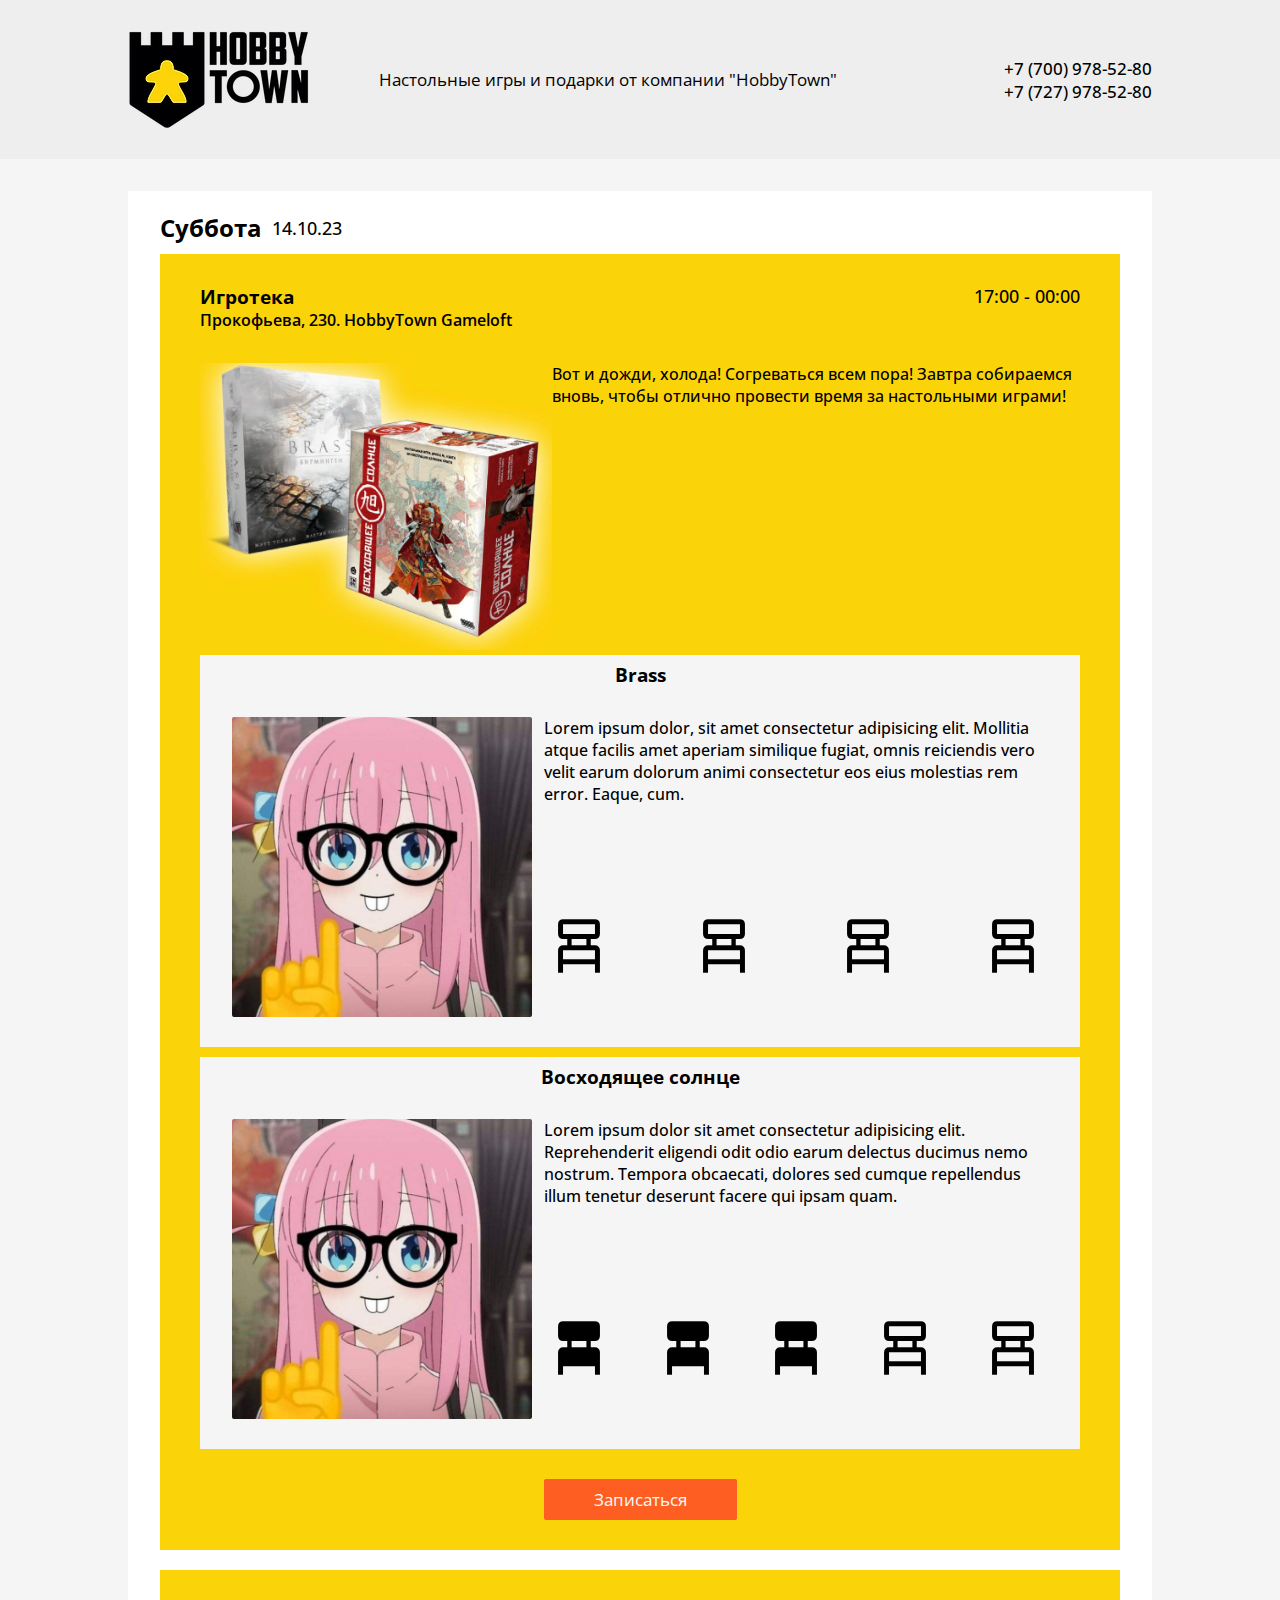
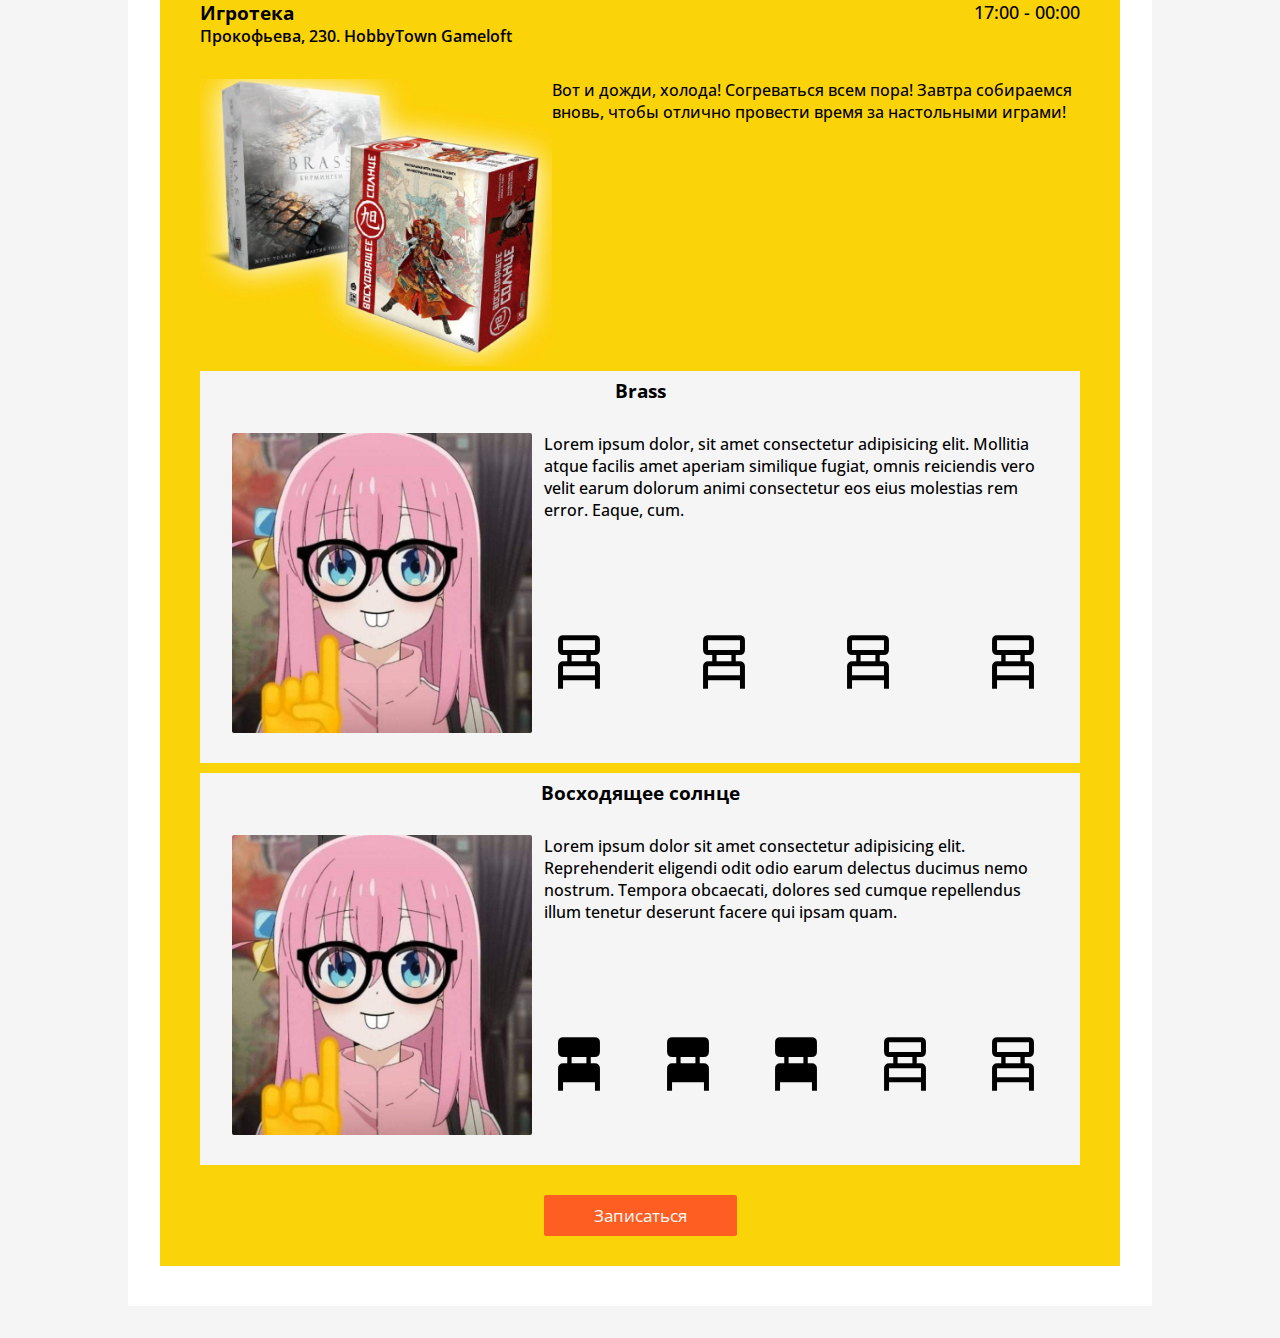
<file: HobbyTownDrafts/index.html>
<!DOCTYPE html>
<html lang="en">

<head>
    <meta charset="UTF-8">
    <meta name="viewport" content="width=device-width, initial-scale=1.0">
    <title>Игротеки</title>
    <link rel="stylesheet" href="style.css">
    <link rel="icon" href="images/icon.png">
    <link
        href="https://fonts.googleapis.com/css2?family=Material+Symbols+Outlined:opsz,wght,FILL,GRAD@20..48,100..700,0..1,-50..200"
        rel="stylesheet" />
</head>

<header>
    <div class="header_left">
        <img src="images/HobbyTownLogo.png" alt="Логотип Хобби Таун">
        <p>Настольные игры и подарки от компании "HobbyTown"</p>
    </div>
    <div class="header_right">
        <p>+7 (700) 978-52-80</p>
        <p>+7 (727) 978-52-80</p>
    </div>
</header>
<body>
    <main>
        <div class="cards">
            <div class="card">
                <div class="card-day">
                    <h2>Суббота</h2>
                    <span>14.10.23</span>
                </div>
                <div class="card-info">
                    <div class="cardtop">
                        <h3>Игротека</h3>
                        <span>17:00 - 00:00</span>
                        <p>Прокофьева, 230. HobbyTown Gameloft</p>
                    </div>
                    <div class="card-body">
                        <div class="left-card">
                            <img src="images/game-card-img.png">
                        </div>
                        <div class="right-card">
                            <p>Вот и дожди, холода! Согреваться всем пора! Завтра собираемся вновь, чтобы отлично
                                провести
                                время за настольными играми!</p>
                        </div>
                    </div>
                    <div class="games">
                        <div class="game-info">
                            <h3>Brass</h3>
                            <div class="game-body">
                                <img src="images/bocchi-the-rock.jpg" alt="game image" id="game-image">
                                <div class="description">
                                    <p>Lorem ipsum dolor, sit amet consectetur adipisicing elit. Mollitia atque facilis
                                        amet aperiam similique fugiat, omnis reiciendis vero velit earum dolorum animi
                                        consectetur eos eius molestias rem error. Eaque, cum.</p>
                                    <div class="seats">
                                        <span class="material-symbols-outlined">
                                            chair_alt
                                        </span>
                                        <span class="material-symbols-outlined">
                                            chair_alt
                                        </span>
                                        <span class="material-symbols-outlined">
                                            chair_alt
                                        </span>
                                        <span class="material-symbols-outlined">
                                            chair_alt
                                        </span>
                                    </div>
                                </div>
                            </div>
                        </div>
                        <div class="game-info">
                            <h3>Восходящее солнце</h3>
                            <div class="game-body">
                                <img src="images/bocchi-the-rock.jpg" alt="game image" id="game-image">
                                <div class="description">
                                    <p>Lorem ipsum dolor sit amet consectetur adipisicing elit. Reprehenderit eligendi
                                        odit odio earum delectus ducimus nemo nostrum. Tempora obcaecati, dolores sed
                                        cumque repellendus illum tenetur deserunt facere qui ipsam quam.</p>
                                    <div class="seats">
                                        <span class="material-symbols-outlined"
                                            style="font-variation-settings: 'FILL' 1;" title="Занято">
                                            chair_alt
                                        </span>
                                        <span class="material-symbols-outlined"
                                            style="font-variation-settings: 'FILL' 1;" title="Занято">
                                            chair_alt
                                        </span>
                                        <span class="material-symbols-outlined"
                                            style="font-variation-settings: 'FILL' 1;" title="Занято">
                                            chair_alt
                                        </span>
                                        <span class="material-symbols-outlined">
                                            chair_alt
                                        </span>
                                        <span class="material-symbols-outlined">
                                            chair_alt
                                        </span>
                                    </div>
                                </div>
                            </div>
                        </div>
                    </div>
                    <a href="reg-for-game.html" class="reg-for-game">Записаться</a>
                </div>
                <div class="card-info">
                    <div class="cardtop">
                        <h3>Игротека</h3>
                        <span>17:00 - 00:00</span>
                        <p>Прокофьева, 230. HobbyTown Gameloft</p>
                    </div>
                    <div class="card-body">
                        <div class="left-card">
                            <img src="images/game-card-img.png">
                        </div>
                        <div class="right-card">
                            <p>Вот и дожди, холода! Согреваться всем пора! Завтра собираемся вновь, чтобы отлично
                                провести
                                время за настольными играми!</p>
                        </div>
                    </div>
                    <div class="games">
                        <div class="game-info">
                            <h3>Brass</h3>
                            <div class="game-body">
                                <img src="images/bocchi-the-rock.jpg" alt="game image" id="game-image">
                                <div class="description">
                                    <p>Lorem ipsum dolor, sit amet consectetur adipisicing elit. Mollitia atque facilis
                                        amet aperiam similique fugiat, omnis reiciendis vero velit earum dolorum animi
                                        consectetur eos eius molestias rem error. Eaque, cum.</p>
                                    <div class="seats">
                                        <span class="material-symbols-outlined">
                                            chair_alt
                                        </span>
                                        <span class="material-symbols-outlined">
                                            chair_alt
                                        </span>
                                        <span class="material-symbols-outlined">
                                            chair_alt
                                        </span>
                                        <span class="material-symbols-outlined">
                                            chair_alt
                                        </span>
                                    </div>
                                </div>
                            </div>
                        </div>
                        <div class="game-info">
                            <h3>Восходящее солнце</h3>
                            <div class="game-body">
                                <img src="images/bocchi-the-rock.jpg" alt="game image" id="game-image">
                                <div class="description">
                                    <p>Lorem ipsum dolor sit amet consectetur adipisicing elit. Reprehenderit eligendi
                                        odit odio earum delectus ducimus nemo nostrum. Tempora obcaecati, dolores sed
                                        cumque repellendus illum tenetur deserunt facere qui ipsam quam.</p>
                                    <div class="seats">
                                        <span class="material-symbols-outlined"
                                            style="font-variation-settings: 'FILL' 1;" title="Занято">
                                            chair_alt
                                        </span>
                                        <span class="material-symbols-outlined"
                                            style="font-variation-settings: 'FILL' 1;" title="Занято">
                                            chair_alt
                                        </span>
                                        <span class="material-symbols-outlined"
                                            style="font-variation-settings: 'FILL' 1;" title="Занято">
                                            chair_alt
                                        </span>
                                        <span class="material-symbols-outlined">
                                            chair_alt
                                        </span>
                                        <span class="material-symbols-outlined">
                                            chair_alt
                                        </span>
                                    </div>
                                </div>
                            </div>
                        </div>
                    </div>
                    <a href="reg-for-game.html" class="reg-for-game">Записаться</a>
                </div>
            </div>
        </div>
    </main>
</body>

</html>
</file>
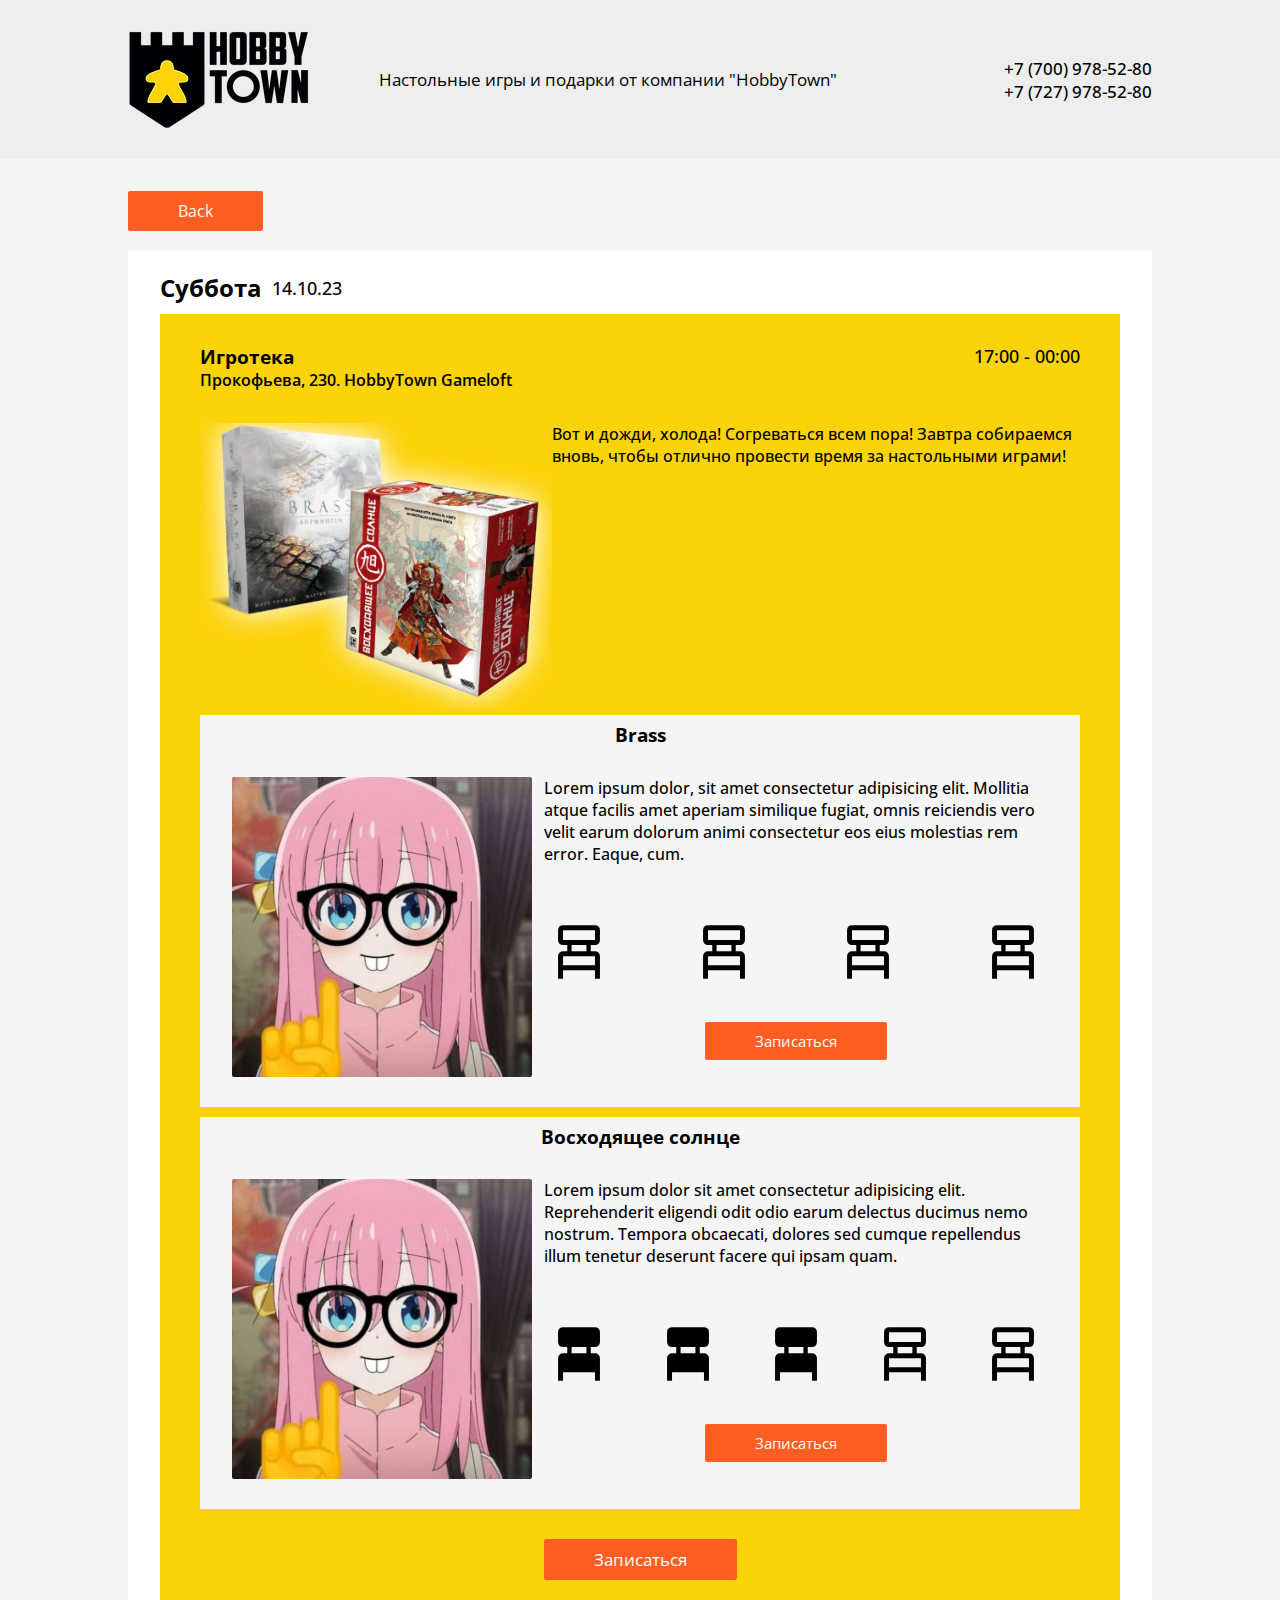
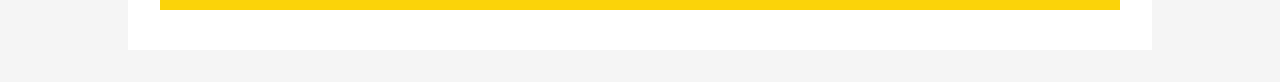
<file: HobbyTownDrafts/reg-for-game.html>
<!DOCTYPE html>
<html lang="en">

<head>
    <meta charset="UTF-8">
    <meta name="viewport" content="width=device-width, initial-scale=1.0">
    <title>Игротеки</title>
    <link rel="stylesheet" href="style.css">
    <link rel="icon" href="images/icon.png">
    <link
        href="https://fonts.googleapis.com/css2?family=Material+Symbols+Outlined:opsz,wght,FILL,GRAD@20..48,100..700,0..1,-50..200"
        rel="stylesheet" />
</head>

<header>
    <div class="header_left">
        <img src="images/HobbyTownLogo.png" alt="Логотип Хобби Таун">
        <p>Настольные игры и подарки от компании "HobbyTown"</p>
    </div>
    <div class="header_right">
        <p>+7 (700) 978-52-80</p>
        <p>+7 (727) 978-52-80</p>
    </div>
</header>
<body>
    <main>
        <a href="index.html" class="back-btn">Back</a>
        <div class="cards">
            <div class="card">
                <div class="card-day">
                    <h2>Суббота</h2>
                    <span>14.10.23</span>
                </div>
                <div class="card-info">
                    <div class="cardtop">
                        <h3>Игротека</h3>
                        <span>17:00 - 00:00</span>
                        <p>Прокофьева, 230. HobbyTown Gameloft</p>
                    </div>
                    <div class="card-body">
                        <div class="left-card">
                            <img src="images/game-card-img.png">
                        </div>
                        <div class="right-card">
                            <p>Вот и дожди, холода! Согреваться всем пора! Завтра собираемся вновь, чтобы отлично
                                провести
                                время за настольными играми!</p>
                        </div>
                    </div>
                    <div class="games">
                        <div class="game-info">
                            <h3>Brass</h3>
                            <div class="game-body">
                                <img src="images/bocchi-the-rock.jpg" alt="game image" id="game-image">
                                <div class="description">
                                    <p>Lorem ipsum dolor, sit amet consectetur adipisicing elit. Mollitia atque facilis
                                        amet aperiam similique fugiat, omnis reiciendis vero velit earum dolorum animi
                                        consectetur eos eius molestias rem error. Eaque, cum.</p>
                                    <div class="seats">
                                        <span class="material-symbols-outlined">
                                            chair_alt
                                        </span>
                                        <span class="material-symbols-outlined">
                                            chair_alt
                                        </span>
                                        <span class="material-symbols-outlined">
                                            chair_alt
                                        </span>
                                        <span class="material-symbols-outlined">
                                            chair_alt
                                        </span>
                                    </div>
                                    <button class="game-reg-btn">Записаться</button>
                                </div>
                            </div>
                        </div>
                        <div class="game-info">
                            <h3>Восходящее солнце</h3>
                            <div class="game-body">
                                <img src="images/bocchi-the-rock.jpg" alt="game image" id="game-image">
                                <div class="description">
                                    <p>Lorem ipsum dolor sit amet consectetur adipisicing elit. Reprehenderit eligendi
                                        odit odio earum delectus ducimus nemo nostrum. Tempora obcaecati, dolores sed
                                        cumque repellendus illum tenetur deserunt facere qui ipsam quam.</p>
                                    <div class="seats">
                                        <span class="material-symbols-outlined"
                                            style="font-variation-settings: 'FILL' 1;" title="Занято">
                                            chair_alt
                                        </span>
                                        <span class="material-symbols-outlined"
                                            style="font-variation-settings: 'FILL' 1;" title="Занято">
                                            chair_alt
                                        </span>
                                        <span class="material-symbols-outlined"
                                            style="font-variation-settings: 'FILL' 1;" title="Занято">
                                            chair_alt
                                        </span>
                                        <span class="material-symbols-outlined">
                                            chair_alt
                                        </span>
                                        <span class="material-symbols-outlined">
                                            chair_alt
                                        </span>
                                    </div>
                                    <button class="game-reg-btn">Записаться</button>
                                </div>
                            </div>
                        </div>
                    </div>
                    <a href="" class="reg-for-game">Записаться</a>
                </div>
            </div>
        </div>
    </main>
</body>

</html>
</file>
<file: HobbyTownDrafts/style.css>
@import url('https://fonts.googleapis.com/css2?family=Kanit:wght@100;200;300;400&family=Open+Sans:wght@300;400;500;600;700&display=swap');

* {
    margin: 0;
    padding: 0;
    font-family: 'Open Sans', sans-serif;
}

p {
    font-weight: 500;
}

body {
    background-color: whitesmoke;
}

header {
    background-color: rgb(238, 238, 238);
    padding: 30px 10%;
    display: grid;
    grid-template-columns: auto auto;
    justify-content: space-between;
}

.header_left {
    display: flex;
    align-items: center;
}

.header_left p {
    font-weight: 400;
    margin: 0 4em;
    font-size: 17px;
}

.header_right {
    font-size: 17px;
    font-weight: 300;
    display: flex;
    align-items: center;
    justify-content: center;
    flex-direction: column;
}

main {
    padding: 2em 10%;
}

.cards {
    background-color: white;
    padding: 20px 2em;
}
.card h2 {
    margin-right: 10px;
}

.card span {
    font-size: 18px;
    font-weight: 500;
}

.card-day {
    display: flex;
    align-items: center;
    margin-bottom: 10px;
}

.card-info {
    background-color: #FBD309;
    padding: 30px 40px;
    margin-bottom: 20px;
}

.card-info .cardtop {
    display: grid;
    grid-template-columns: auto auto;
    justify-content: space-between;
    margin-bottom: 2em;
}

.card-info .cardtop p {
    font-weight: 600;
}

.card-info .card-body img {
    max-width: 100%;
    height: auto;
}

.card-info .card-body {
    display: grid;
    grid-template-columns: 40% 60%;
    justify-content: space-between;
}

.card-info .card-body p {
    margin-bottom: 20px;
}

.game-info {
    background-color: whitesmoke;
    margin-bottom: 10px;
    padding: 7px 20px 30px;
}

.game-info span {
    font-size: 70px;
    cursor: pointer;
}

.game-info span:hover {
    font-variation-settings: 'FILL' 1;
}

.game-info h3 {
    text-align: center;
    margin-bottom: 30px;
}

.game-info .game-body {
    display: grid;
    grid-template-columns: auto 60%;
    justify-content: space-evenly;
    /* gap: 10px; */
}

.game-body .description {
    display: grid;
}

.game-info .game-body .description .seats {
    display: grid;
    grid-auto-flow: column;
    align-items: center;
    justify-content: space-between;
}
/* .game-info > :not(:first-child) {
    display: grid;
    grid-auto-flow: column;
    justify-content: space-evenly;
} */

#game-image {
    width: 300px;
    /* margin: 0 20px; */
    border-radius: 2px;
}

a, button {
    display: block;
    padding: 9px 50px;
    background-color: #FF5E22;
    color: rgb(250, 250, 250);
    border: none;
    border-radius: 2px;
    align-self: center;
    cursor: pointer;
    width: max-content;
    text-decoration: none;
}
.reg-for-game {
    font-size: 17px;
    margin: 30px auto 0;
}
.back-btn {
    margin-bottom: 20px;
}
.game-reg-btn {
    margin: 0 auto;
    font-size: 15px;
}

/* .right-card {
    display: flex;
    align-items: center;
    justify-content: center;
} */

.modal {
    display: none;
    position: fixed;
    z-index: 1;
    left: 0;
    top: 0;
    width: 100%;
    height: 100%;
    background-color: rgb(0,0,0,0.4);
}

.modal-content {
    background-color: whitesmoke;
    margin: 15% auto;
    padding: 20px;
    width: 25%;
    box-shadow: 0px 0px 10px 5px rgba(0, 0, 0, 0.3);
}

.modal-top {
    text-align: center;
    margin-bottom: 1em;
}

.modal-body {
    display: flex;
    text-align: center;
    align-items: center;
    justify-content: center;
    flex-direction: column;
}

.modal-body input {
    padding: 5px 10px;
    width: 300px;
    margin: 10px 0;
    font-size: 17px;
    outline: none;
}

.close {
    color: #aaa;
    float: right;
    font-size: 27px;
    font-weight: bold;
}

.close:hover,
.close:focus {
    color: black;
    text-decoration: none;
    cursor: pointer;
}

@media screen and (max-width: 1024px) {
    main {
        padding: 2em 4%;
    }
}

@media screen and (max-width: 830px) {
    header {
        display: block;
        padding: 15px 10%;
    }

    .header_left p,
    .header_right {
        display: none;
    }

    .header_left {
        align-items: center;
        justify-content: center;
    }

    .header_left img {
        max-width: 100%;
        width: auto;
    }

    main {
        padding: 0;
    }

    .cards {
        padding: 20px 5%;
    }

    .card-day {
        margin-bottom: 15px;
    }

    .card-info {
        padding: 15px 20px;
    }

    .card-info .cardtop {
        margin-bottom: 1em;
    }
    
    .card-info .cardtop p {
        grid-column-start: 1;
        grid-column-end: 3;
        margin-top: 5px;
    }

    .card-info .cardtop span {
        text-align: end;
    }

    .card-info .card-body {
        grid-template-columns: 100%;
        justify-content: space-around;
    }
    
    .right-card {
        grid-row: 1;
    }

    .left-card {
        text-align: center;
    }

    .left-card p {
        font-weight: 600;
    }

    .card-info .card-body img {
        max-width: 70%;
    }

    button {
        padding: 7px 40px;
    }

    .card-day {
        display: grid;
        grid-template-columns: auto auto;
        justify-content: space-between;
    }

    .game-info > :not(:first-child) {
        grid-template-columns: auto auto auto auto;
    }

    .modal-content {
        margin: 50% auto;
        width: 80%;
    }
    
    .modal-top h2, .modal-top span {
        font-size: 20px;
    }

    .modal-body h3 {
        font-size: 18px;
    }

    .modal-body input {
        font-size: 15px;
    }

    @media screen and (max-width: 430px) {
        .game-info > :not(:first-child) {
            grid-template-columns: auto auto auto auto;
            grid-auto-flow: row;
        }
    }

    @media screen and (max-width: 320px) {
        .game-info > :not(:first-child) {
            grid-template-columns: auto auto auto;
        }
    }
}
</file>
